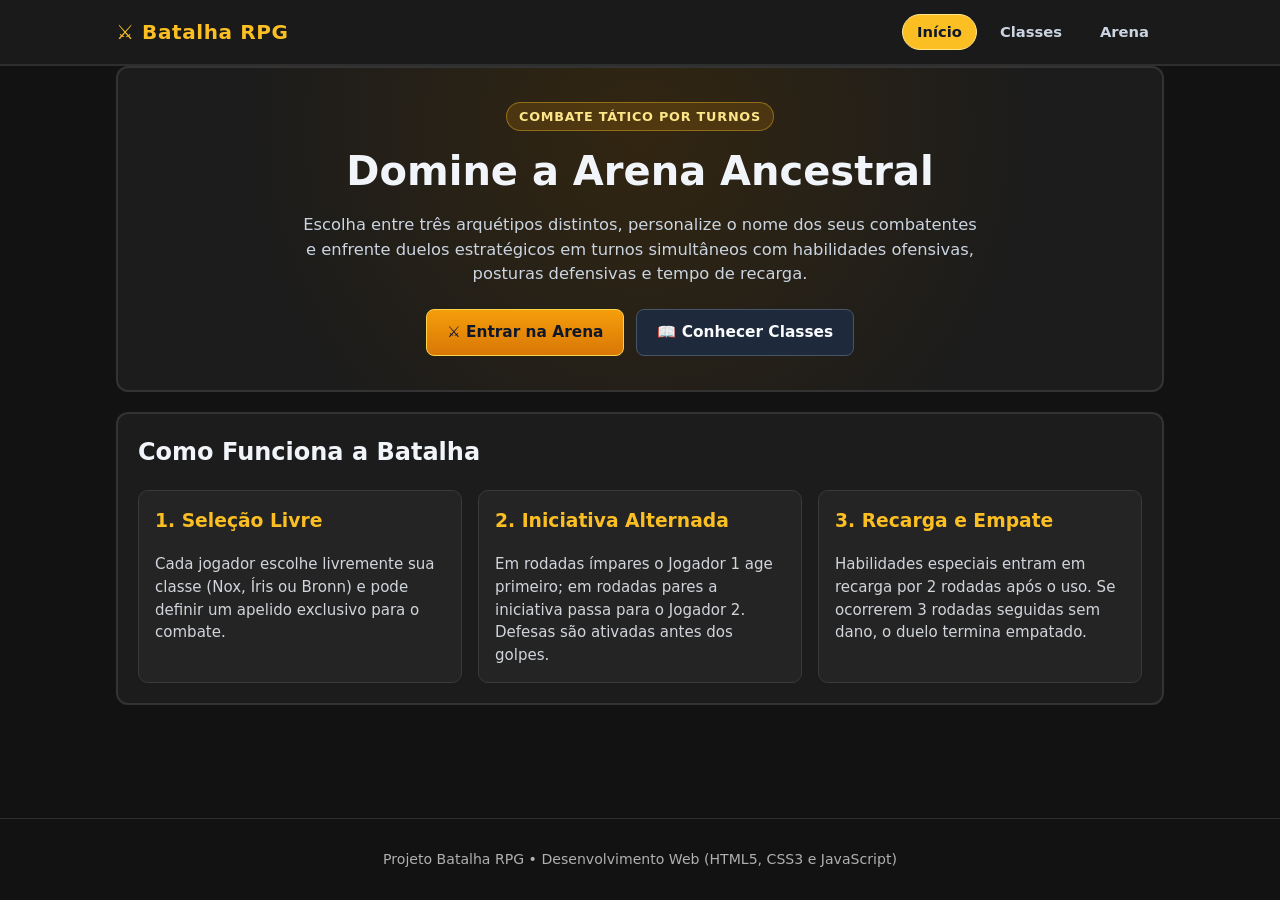
<file: index.html>
<!DOCTYPE html>
<html lang="pt-BR">
<head>
    <meta charset="UTF-8">
    <meta name="viewport" content="width=device-width, initial-scale=1.0">
    <title>Batalha RPG — Início</title>
    <link rel="stylesheet" href="./style.css">
</head>
<body>
    <header class="topo">
        <div class="container">
            <a class="marca" href="./index.html">⚔️ Batalha RPG</a>
            <nav class="menu" aria-label="Navegação principal">
                <a class="ativo" href="./index.html" aria-current="page">Início</a>
                <a href="./classes.html">Classes</a>
                <a href="./arena.html">Arena</a>
            </nav>
        </div>
    </header>

    <main class="container">
        <section class="painel hero">
            <span class="etiqueta-hero">Combate Tático por Turnos</span>
            <h1>Domine a Arena Ancestral</h1>
            <p class="hero-descricao">
                Escolha entre três arquétipos distintos, personalize o nome dos seus combatentes e enfrente duelos estratégicos em turnos simultâneos com habilidades ofensivas, posturas defensivas e tempo de recarga.
            </p>
            <div class="acoes-hero">
                <a class="btn btn-primario" href="./arena.html">⚔️ Entrar na Arena</a>
                <a class="btn btn-secundario" href="./classes.html">📖 Conhecer Classes</a>
            </div>
        </section>

        <section class="painel">
            <h2>Como Funciona a Batalha</h2>
            <div class="grade-classes">
                <article class="card-regra">
                    <h3>1. Seleção Livre</h3>
                    <p>Cada jogador escolhe livremente sua classe (Nox, Íris ou Bronn) e pode definir um apelido exclusivo para o combate.</p>
                </article>
                <article class="card-regra">
                    <h3>2. Iniciativa Alternada</h3>
                    <p>Em rodadas ímpares o Jogador 1 age primeiro; em rodadas pares a iniciativa passa para o Jogador 2. Defesas são ativadas antes dos golpes.</p>
                </article>
                <article class="card-regra">
                    <h3>3. Recarga e Empate</h3>
                    <p>Habilidades especiais entram em recarga por 2 rodadas após o uso. Se ocorrerem 3 rodadas seguidas sem dano, o duelo termina empatado.</p>
                </article>
            </div>
        </section>
    </main>

    <footer class="rodape">
        <div class="container">
            <p>Projeto Batalha RPG • Desenvolvimento Web (HTML5, CSS3 e JavaScript)</p>
        </div>
    </footer>
</body>
</html>
</file>
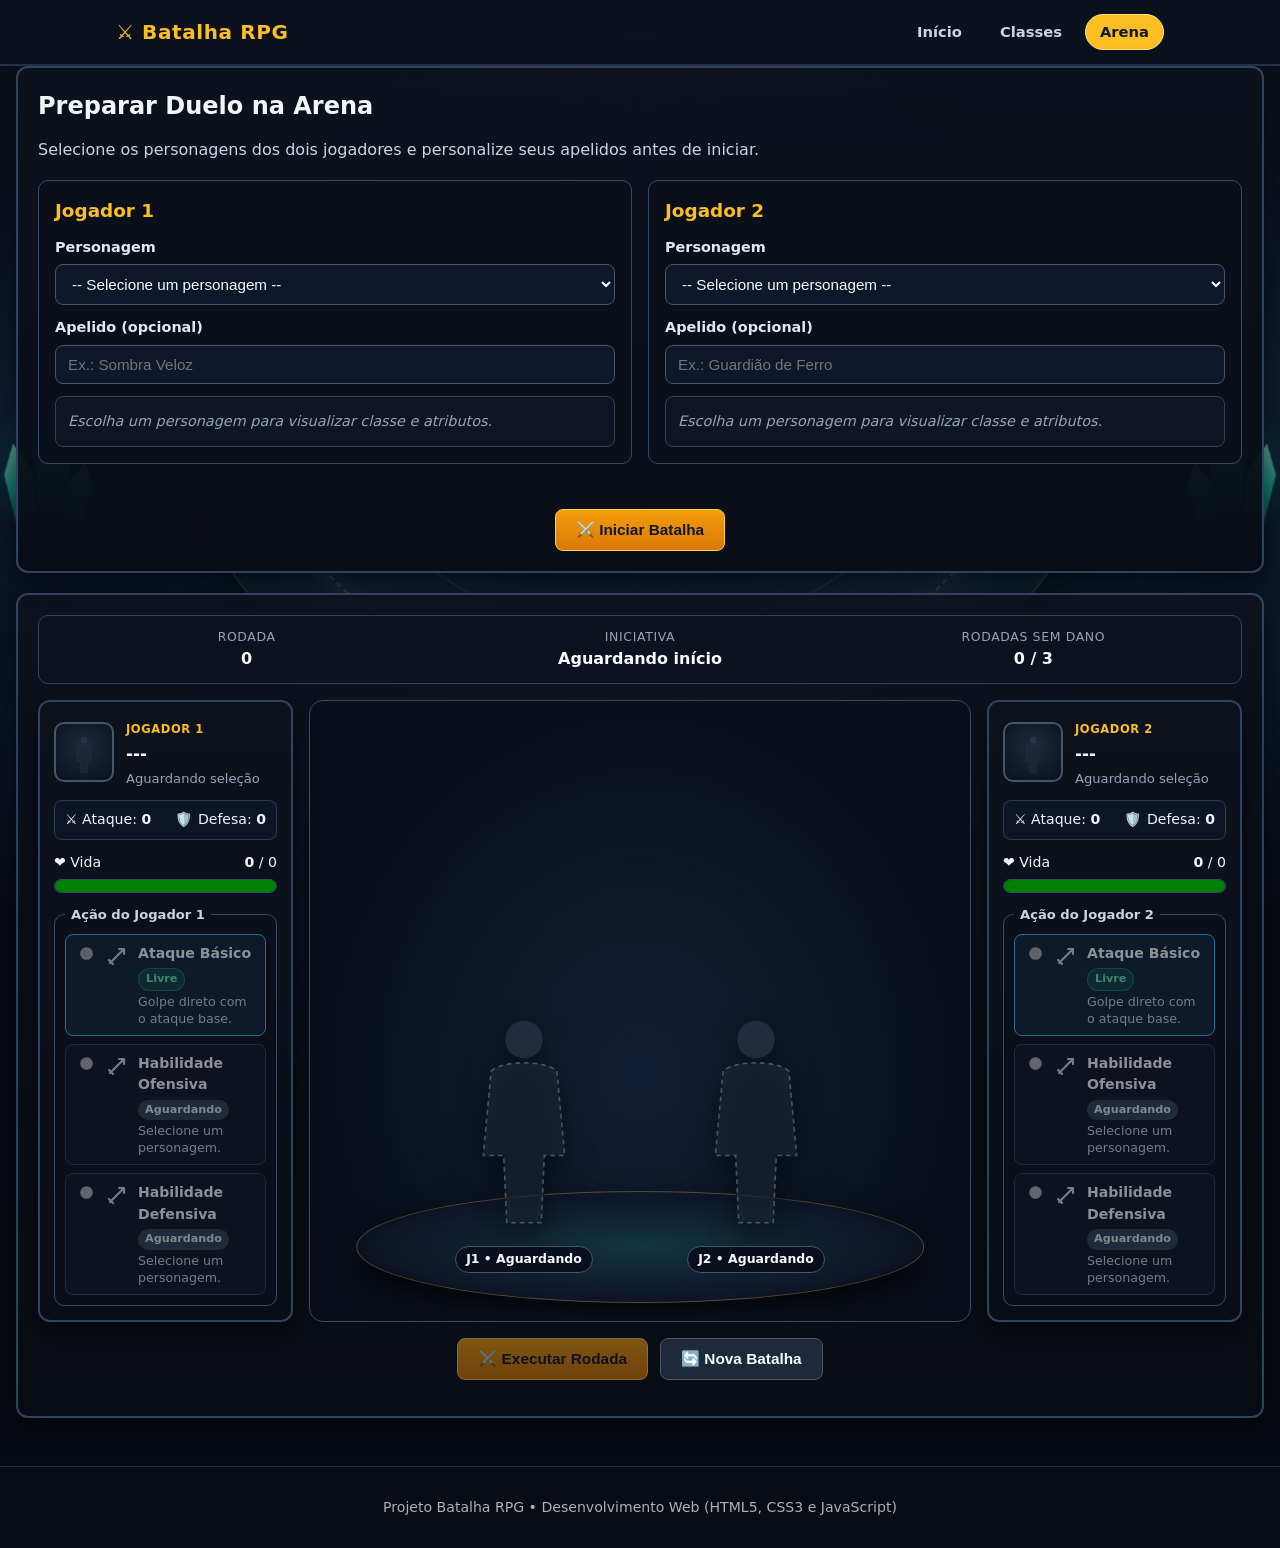
<file: arena.html>
<!DOCTYPE html>
<html lang="pt-BR">
<head>
    <meta charset="UTF-8">
    <meta name="viewport" content="width=device-width, initial-scale=1.0">
    <title>Batalha RPG — Arena</title>
    <link rel="stylesheet" href="./style.css">
</head>
<body class="pagina-arena">
    <!-- Cenário animado de fundo exclusivo da Arena -->
    <div class="arena-cenario" aria-hidden="true">
        <div class="arena-base-arte"></div>
        <div class="arena-ruinas"></div>
        <div class="arena-plataforma">
            <div class="arena-runas"></div>
        </div>
        <div class="arena-nevoa nevoa-fundo"></div>
        <div class="arena-nevoa nevoa-frente"></div>

        <div class="arena-cristais cristais-esquerda">
            <div class="cristal-halo"></div>
            <div class="cristal c1"></div>
            <div class="cristal c2"></div>
            <div class="cristal c3"></div>
        </div>

        <div class="arena-cristais cristais-direita">
            <div class="cristal-halo"></div>
            <div class="cristal c1"></div>
            <div class="cristal c2"></div>
            <div class="cristal c3"></div>
        </div>

        <div class="arena-particulas">
            <span class="particula p1"></span>
            <span class="particula p2"></span>
            <span class="particula p3"></span>
            <span class="particula p4"></span>
            <span class="particula p5"></span>
            <span class="particula p6"></span>
            <span class="particula p7"></span>
            <span class="particula p8"></span>
            <span class="particula p9"></span>
            <span class="particula p10"></span>
        </div>

        <div class="arena-vinheta-leitura"></div>
    </div>

    <header class="topo">
        <div class="container">
            <a class="marca" href="./index.html">⚔️ Batalha RPG</a>
            <nav class="menu" aria-label="Navegação principal">
                <a href="./index.html">Início</a>
                <a href="./classes.html">Classes</a>
                <a class="ativo" href="./arena.html" aria-current="page">Arena</a>
            </nav>
        </div>
    </header>

    <main class="container container-arena">
        <!-- Painel de Seleção de Lutadores -->
        <section id="painelSelecao" class="painel" aria-labelledby="tituloSelecao">
            <h1 id="tituloSelecao">Preparar Duelo na Arena</h1>
            <p class="subtitulo-secao">Selecione os personagens dos dois jogadores e personalize seus apelidos antes de iniciar.</p>

            <form id="formSelecao" novalidate>
                <div class="grade-dupla">
                    <!-- Jogador 1 -->
                    <div class="grupo-jogador">
                        <h2>Jogador 1</h2>
                        <div class="campo-form">
                            <label for="classeJ1">Personagem</label>
                            <select id="classeJ1" name="classeJ1">
                                <option value="">-- Selecione um personagem --</option>
                                <option value="nox">Nox (Assassino)</option>
                                <option value="iris">Íris (Mago)</option>
                                <option value="bronn">Bronn (Tanque)</option>
                            </select>
                        </div>
                        <div class="campo-form">
                            <label for="apelidoJ1">Apelido (opcional)</label>
                            <input type="text" id="apelidoJ1" name="apelidoJ1" maxlength="24" placeholder="Ex.: Sombra Veloz">
                        </div>
                        <div id="previaJ1" class="previa-lutador" aria-live="polite"></div>
                    </div>

                    <!-- Jogador 2 -->
                    <div class="grupo-jogador">
                        <h2>Jogador 2</h2>
                        <div class="campo-form">
                            <label for="classeJ2">Personagem</label>
                            <select id="classeJ2" name="classeJ2">
                                <option value="">-- Selecione um personagem --</option>
                                <option value="nox">Nox (Assassino)</option>
                                <option value="iris">Íris (Mago)</option>
                                <option value="bronn">Bronn (Tanque)</option>
                            </select>
                        </div>
                        <div class="campo-form">
                            <label for="apelidoJ2">Apelido (opcional)</label>
                            <input type="text" id="apelidoJ2" name="apelidoJ2" maxlength="24" placeholder="Ex.: Guardião de Ferro">
                        </div>
                        <div id="previaJ2" class="previa-lutador" aria-live="polite"></div>
                    </div>
                </div>

                <p id="mensagemValidacao" class="mensagem-validacao" role="alert" aria-live="assertive"></p>

                <div class="acoes-form">
                    <button type="submit" id="btnIniciar" class="btn btn-primario">⚔️ Iniciar Batalha</button>
                </div>
            </form>
        </section>

        <!-- Campo de Batalha -->
        <section id="secaoCampoBatalha" class="painel" tabindex="-1" aria-label="Campo de Batalha">
            <div class="status-rodada">
                <div>
                    <span class="rotulo-status">Rodada</span>
                    <strong id="numeroRodada">0</strong>
                </div>
                <div>
                    <span class="rotulo-status">Iniciativa</span>
                    <strong id="textoIniciativa">Aguardando início</strong>
                </div>
                <div>
                    <span class="rotulo-status">Rodadas sem dano</span>
                    <strong id="contadorSemDano">0 / 3</strong>
                </div>
            </div>

            <div class="campo-batalha-grid">
                <!-- Coluna Jogador 1 -->
                <article class="personagem coluna-j1" aria-label="Painel do Jogador 1">
                    <div class="cabecalho-personagem">
                        <div id="molduraRetratoJ1" class="moldura-retrato" data-classe="">
                            <div id="retratoJ1" class="retrato-personagem"></div>
                        </div>
                        <div class="info-personagem">
                            <span class="etiqueta-jogador">Jogador 1</span>
                            <h2 id="nomeAtacante">---</h2>
                            <p id="classeAtacanteTela" class="classe-badge">Aguardando seleção</p>
                        </div>
                    </div>

                    <div class="atributos-lista">
                        <span>⚔️ Ataque: <strong id="ataqueAtacante">0</strong></span>
                        <span>🛡️ Defesa: <strong id="defesaAtacante">0</strong></span>
                    </div>

                    <div class="bloco-vida">
                        <div class="texto-vida">
                            <span>❤️ Vida</span>
                            <span><strong id="vidaAtacante">0</strong> / <span id="vidaMaxAtacante">0</span></span>
                        </div>
                        <div id="barraContainerAtacante" class="barra-vida" role="progressbar" aria-label="Vida do Jogador 1" aria-valuemin="0" aria-valuemax="100" aria-valuenow="100">
                            <div id="vidaBarraAtacante" class="barra-vida-progresso"></div>
                        </div>
                    </div>

                    <fieldset class="seletor-acao">
                        <legend>Ação do Jogador 1</legend>

                        <label class="opcao-acao" for="radioBasicoJ1">
                            <input type="radio" id="radioBasicoJ1" name="acaoJ1" value="basico" checked>
                            <span id="iconeBasicoJ1" class="icone-habilidade" aria-hidden="true"></span>
                            <span class="detalhes-opcao">
                                <span class="titulo-opcao">
                                    <span>Ataque Básico</span>
                                    <span class="badge-recarga pronta">Livre</span>
                                </span>
                                <span class="desc-opcao">Golpe direto com o ataque base.</span>
                            </span>
                        </label>

                        <label class="opcao-acao" for="radioOfensivaJ1">
                            <input type="radio" id="radioOfensivaJ1" name="acaoJ1" value="ofensiva">
                            <span id="iconeOfensivaJ1" class="icone-habilidade" aria-hidden="true"></span>
                            <span class="detalhes-opcao">
                                <span class="titulo-opcao">
                                    <span id="nomeOfensivaJ1">Habilidade Ofensiva</span>
                                    <span id="statusOfensivaJ1" class="badge-recarga">Aguardando</span>
                                </span>
                                <span id="descOfensivaJ1" class="desc-opcao">Selecione um personagem.</span>
                            </span>
                        </label>

                        <label class="opcao-acao" for="radioDefensivaJ1">
                            <input type="radio" id="radioDefensivaJ1" name="acaoJ1" value="defensiva">
                            <span id="iconeDefensivaJ1" class="icone-habilidade" aria-hidden="true"></span>
                            <span class="detalhes-opcao">
                                <span class="titulo-opcao">
                                    <span id="nomeDefensivaJ1">Habilidade Defensiva</span>
                                    <span id="statusDefensivaJ1" class="badge-recarga">Aguardando</span>
                                </span>
                                <span id="descDefensivaJ1" class="desc-opcao">Selecione um personagem.</span>
                            </span>
                        </label>
                    </fieldset>
                </article>

                <!-- Palco Central da Arena -->
                <div id="palcoArena" class="palco-arena" aria-label="Palco de combate visual">
                    <div id="camadaEfeitosArena" class="camada-efeitos-arena" aria-hidden="true"></div>

                    <div class="halo-vitoria" aria-hidden="true"></div>
                    <div class="particulas-vitoria" aria-hidden="true">
                        <span class="faisca-vitoria f1"></span>
                        <span class="faisca-vitoria f2"></span>
                        <span class="faisca-vitoria f3"></span>
                        <span class="faisca-vitoria f4"></span>
                        <span class="faisca-vitoria f5"></span>
                        <span class="faisca-vitoria f6"></span>
                    </div>

                    <div id="bannerDesfecho" class="banner-desfecho" aria-hidden="true">
                        <div class="banner-moldura">
                            <div class="banner-brilho"></div>
                            <span class="banner-ornamento"></span>
                            <h2 id="tituloDesfecho" class="banner-desfecho-titulo"></h2>
                            <p id="subtituloDesfecho" class="banner-desfecho-subtitulo"></p>
                        </div>
                    </div>

                    <div class="piso-arena" aria-hidden="true"></div>

                    <div class="lutadores-palco">
                        <div id="palcoLutadorJ1" class="slot-lutador lado-j1" data-classe="">
                            <div id="efeitosLutadorJ1" class="efeitos-lutador" aria-hidden="true"></div>
                            <div id="figuraJ1" class="figura-corpo-inteiro" role="img" aria-label="Lutador do Jogador 1"></div>
                            <span id="plaquetaJ1" class="plaqueta-lutador">J1 • Aguardando</span>
                        </div>

                        <div id="palcoLutadorJ2" class="slot-lutador lado-j2" data-classe="">
                            <div id="efeitosLutadorJ2" class="efeitos-lutador" aria-hidden="true"></div>
                            <div id="figuraJ2" class="figura-corpo-inteiro" role="img" aria-label="Lutador do Jogador 2"></div>
                            <span id="plaquetaJ2" class="plaqueta-lutador">J2 • Aguardando</span>
                        </div>
                    </div>
                </div>

                <!-- Coluna Jogador 2 -->
                <article class="personagem coluna-j2" aria-label="Painel do Jogador 2">
                    <div class="cabecalho-personagem">
                        <div id="molduraRetratoJ2" class="moldura-retrato" data-classe="">
                            <div id="retratoJ2" class="retrato-personagem"></div>
                        </div>
                        <div class="info-personagem">
                            <span class="etiqueta-jogador">Jogador 2</span>
                            <h2 id="nomeDefensor">---</h2>
                            <p id="classeDefensorTela" class="classe-badge">Aguardando seleção</p>
                        </div>
                    </div>

                    <div class="atributos-lista">
                        <span>⚔️ Ataque: <strong id="ataqueDefensor">0</strong></span>
                        <span>🛡️ Defesa: <strong id="defesaDefensor">0</strong></span>
                    </div>

                    <div class="bloco-vida">
                        <div class="texto-vida">
                            <span>❤️ Vida</span>
                            <span><strong id="vidaDefensor">0</strong> / <span id="vidaMaxDefensor">0</span></span>
                        </div>
                        <div id="barraContainerDefensor" class="barra-vida" role="progressbar" aria-label="Vida do Jogador 2" aria-valuemin="0" aria-valuemax="100" aria-valuenow="100">
                            <div id="vidaBarraDefensor" class="barra-vida-progresso"></div>
                        </div>
                    </div>

                    <fieldset class="seletor-acao">
                        <legend>Ação do Jogador 2</legend>

                        <label class="opcao-acao" for="radioBasicoJ2">
                            <input type="radio" id="radioBasicoJ2" name="acaoJ2" value="basico" checked>
                            <span id="iconeBasicoJ2" class="icone-habilidade" aria-hidden="true"></span>
                            <span class="detalhes-opcao">
                                <span class="titulo-opcao">
                                    <span>Ataque Básico</span>
                                    <span class="badge-recarga pronta">Livre</span>
                                </span>
                                <span class="desc-opcao">Golpe direto com o ataque base.</span>
                            </span>
                        </label>

                        <label class="opcao-acao" for="radioOfensivaJ2">
                            <input type="radio" id="radioOfensivaJ2" name="acaoJ2" value="ofensiva">
                            <span id="iconeOfensivaJ2" class="icone-habilidade" aria-hidden="true"></span>
                            <span class="detalhes-opcao">
                                <span class="titulo-opcao">
                                    <span id="nomeOfensivaJ2">Habilidade Ofensiva</span>
                                    <span id="statusOfensivaJ2" class="badge-recarga">Aguardando</span>
                                </span>
                                <span id="descOfensivaJ2" class="desc-opcao">Selecione um personagem.</span>
                            </span>
                        </label>

                        <label class="opcao-acao" for="radioDefensivaJ2">
                            <input type="radio" id="radioDefensivaJ2" name="acaoJ2" value="defensiva">
                            <span id="iconeDefensivaJ2" class="icone-habilidade" aria-hidden="true"></span>
                            <span class="detalhes-opcao">
                                <span class="titulo-opcao">
                                    <span id="nomeDefensivaJ2">Habilidade Defensiva</span>
                                    <span id="statusDefensivaJ2" class="badge-recarga">Aguardando</span>
                                </span>
                                <span id="descDefensivaJ2" class="desc-opcao">Selecione um personagem.</span>
                            </span>
                        </label>
                    </fieldset>
                </article>
            </div>

            <div class="controles-batalha">
                <button type="button" id="btnAtacar" class="btn btn-primario" disabled>⚔️ Executar Rodada</button>
                <button type="button" id="btnNovaBatalha" class="btn btn-secundario">🔄 Nova Batalha</button>
            </div>

            <div id="resultado" class="resultado" aria-live="polite"></div>
        </section>
    </main>

    <footer class="rodape">
        <div class="container">
            <p>Projeto Batalha RPG • Desenvolvimento Web (HTML5, CSS3 e JavaScript)</p>
        </div>
    </footer>

    <script src="./script.js"></script>
</body>
</html>
</file>
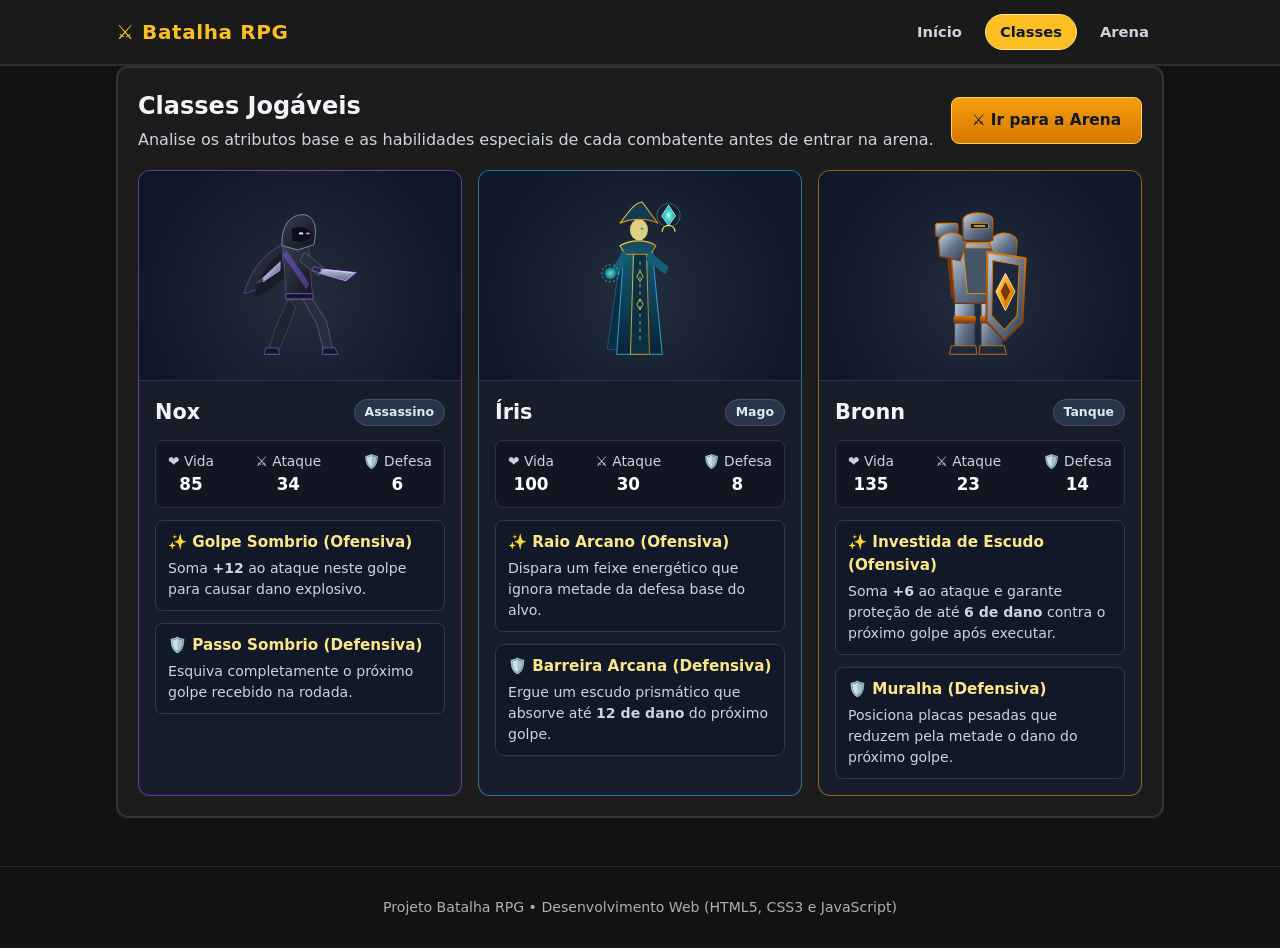
<file: classes.html>
<!DOCTYPE html>
<html lang="pt-BR">
<head>
    <meta charset="UTF-8">
    <meta name="viewport" content="width=device-width, initial-scale=1.0">
    <title>Batalha RPG — Classes</title>
    <link rel="stylesheet" href="./style.css">
</head>
<body>
    <header class="topo">
        <div class="container">
            <a class="marca" href="./index.html">⚔️ Batalha RPG</a>
            <nav class="menu" aria-label="Navegação principal">
                <a href="./index.html">Início</a>
                <a class="ativo" href="./classes.html" aria-current="page">Classes</a>
                <a href="./arena.html">Arena</a>
            </nav>
        </div>
    </header>

    <main class="container">
        <section class="painel">
            <div class="cabecalho-secao">
                <div>
                    <h1>Classes Jogáveis</h1>
                    <p class="subtitulo-secao">Analise os atributos base e as habilidades especiais de cada combatente antes de entrar na arena.</p>
                </div>
                <a class="btn btn-primario" href="./arena.html">⚔️ Ir para a Arena</a>
            </div>

            <div class="grade-classes">
                <!-- NOX -->
                <article class="card-classe" data-classe="nox">
                    <div class="arte-card-classe">
                        <img src="./img/personagens/nox-corpo.svg" alt="Nox — Assassino">
                    </div>
                    <div class="conteudo-card-classe">
                        <div class="topo-card-classe">
                            <h2>Nox</h2>
                            <span class="tag-classe">Assassino</span>
                        </div>
                        <ul class="lista-atributos-card">
                            <li><span>❤️ Vida</span><strong>85</strong></li>
                            <li><span>⚔️ Ataque</span><strong>34</strong></li>
                            <li><span>🛡️ Defesa</span><strong>6</strong></li>
                        </ul>
                        <div class="bloco-habilidade">
                            <h3>✨ Golpe Sombrio (Ofensiva)</h3>
                            <p>Soma <strong>+12</strong> ao ataque neste golpe para causar dano explosivo.</p>
                        </div>
                        <div class="bloco-habilidade">
                            <h3>🛡️ Passo Sombrio (Defensiva)</h3>
                            <p>Esquiva completamente o próximo golpe recebido na rodada.</p>
                        </div>
                    </div>
                </article>

                <!-- ÍRIS -->
                <article class="card-classe" data-classe="iris">
                    <div class="arte-card-classe">
                        <img src="./img/personagens/iris-corpo.svg" alt="Íris — Mago">
                    </div>
                    <div class="conteudo-card-classe">
                        <div class="topo-card-classe">
                            <h2>Íris</h2>
                            <span class="tag-classe">Mago</span>
                        </div>
                        <ul class="lista-atributos-card">
                            <li><span>❤️ Vida</span><strong>100</strong></li>
                            <li><span>⚔️ Ataque</span><strong>30</strong></li>
                            <li><span>🛡️ Defesa</span><strong>8</strong></li>
                        </ul>
                        <div class="bloco-habilidade">
                            <h3>✨ Raio Arcano (Ofensiva)</h3>
                            <p>Dispara um feixe energético que ignora metade da defesa base do alvo.</p>
                        </div>
                        <div class="bloco-habilidade">
                            <h3>🛡️ Barreira Arcana (Defensiva)</h3>
                            <p>Ergue um escudo prismático que absorve até <strong>12 de dano</strong> do próximo golpe.</p>
                        </div>
                    </div>
                </article>

                <!-- BRONN -->
                <article class="card-classe" data-classe="bronn">
                    <div class="arte-card-classe">
                        <img src="./img/personagens/bronn-corpo.svg" alt="Bronn — Tanque">
                    </div>
                    <div class="conteudo-card-classe">
                        <div class="topo-card-classe">
                            <h2>Bronn</h2>
                            <span class="tag-classe">Tanque</span>
                        </div>
                        <ul class="lista-atributos-card">
                            <li><span>❤️ Vida</span><strong>135</strong></li>
                            <li><span>⚔️ Ataque</span><strong>23</strong></li>
                            <li><span>🛡️ Defesa</span><strong>14</strong></li>
                        </ul>
                        <div class="bloco-habilidade">
                            <h3>✨ Investida de Escudo (Ofensiva)</h3>
                            <p>Soma <strong>+6</strong> ao ataque e garante proteção de até <strong>6 de dano</strong> contra o próximo golpe após executar.</p>
                        </div>
                        <div class="bloco-habilidade">
                            <h3>🛡️ Muralha (Defensiva)</h3>
                            <p>Posiciona placas pesadas que reduzem pela metade o dano do próximo golpe.</p>
                        </div>
                    </div>
                </article>
            </div>
        </section>
    </main>

    <footer class="rodape">
        <div class="container">
            <p>Projeto Batalha RPG • Desenvolvimento Web (HTML5, CSS3 e JavaScript)</p>
        </div>
    </footer>
</body>
</html>
</file>
<file: style.css>
/* =========================================================
   ESTILOS GLOBAIS E LAYOUT BASE (index.html, classes.html, arena.html)
   ========================================================= */

*,
*::before,
*::after {
    box-sizing: border-box;
}

html {
    scroll-behavior: smooth;
}

body {
    margin: 0;
    min-height: 100vh;
    display: flex;
    flex-direction: column;
    font-family: "Segoe UI", system-ui, -apple-system, Roboto, sans-serif;
    background-color: #121212;
    color: #f1f5f9;
    line-height: 1.5;
}

main {
    flex: 1;
    padding: 22px 0 36px;
}

.container {
    width: 100%;
    max-width: 1080px;
    margin: 0 auto;
    padding: 0 16px;
}

/* Cabeçalho e navegação */
.topo {
    background-color: #1a1a1a;
    border-bottom: 2px solid #2e2e2e;
    padding: 14px 0;
}

.topo .container {
    display: flex;
    flex-direction: column;
    align-items: center;
    gap: 10px;
}

.marca {
    font-size: 1.25rem;
    font-weight: 800;
    color: #fbbf24;
    text-decoration: none;
    letter-spacing: 0.03em;
}

.menu {
    display: flex;
    flex-wrap: wrap;
    justify-content: center;
    gap: 8px;
}

.menu a {
    padding: 6px 14px;
    border-radius: 999px;
    text-decoration: none;
    color: #cbd5e1;
    font-weight: 600;
    font-size: 0.92rem;
    border: 1px solid transparent;
    transition: background-color 180ms ease, color 180ms ease, border-color 180ms ease;
}

.menu a:hover {
    color: #ffffff;
    background-color: rgba(255, 255, 255, 0.07);
}

.menu a.ativo {
    color: #0f172a;
    background-color: #fbbf24;
    border-color: #fde68a;
}

/* Botões */
.btn {
    display: inline-flex;
    align-items: center;
    justify-content: center;
    gap: 8px;
    padding: 11px 20px;
    border-radius: 8px;
    border: 1px solid transparent;
    font-size: 0.96rem;
    font-weight: 700;
    text-decoration: none;
    cursor: pointer;
    transition: transform 140ms ease, background-color 180ms ease, border-color 180ms ease, opacity 180ms ease;
}

.btn:hover:not(:disabled) {
    transform: translateY(-1px);
}

.btn:active:not(:disabled) {
    transform: translateY(0);
}

.btn:disabled {
    opacity: 0.5;
    cursor: not-allowed;
}

.btn-primario {
    background: linear-gradient(180deg, #f59e0b 0%, #d97706 100%);
    color: #0f172a;
    border-color: #fcd34d;
}

.btn-primario:hover:not(:disabled) {
    background: linear-gradient(180deg, #fbbf24 0%, #f59e0b 100%);
}

.btn-secundario {
    background-color: #1e293b;
    color: #f8fafc;
    border-color: #475569;
}

.btn-secundario:hover:not(:disabled) {
    background-color: #334155;
    border-color: #64748b;
}

/* Painéis e seções */
.painel {
    background-color: #1c1c1c;
    border: 2px solid #333;
    border-radius: 12px;
    padding: 20px;
    margin-bottom: 20px;
}

.painel.recolhido {
    display: none;
}

.painel h1,
.painel h2 {
    margin-top: 0;
}

.subtitulo-secao {
    color: #cbd5e1;
    margin-top: -6px;
    margin-bottom: 18px;
}

/* Página Inicial (index.html) */
.hero {
    text-align: center;
    padding: 34px 20px;
    background: radial-gradient(circle at 50% 20%, rgba(245, 158, 11, 0.14) 0%, #1c1c1c 68%);
}

.etiqueta-hero {
    display: inline-block;
    padding: 4px 12px;
    border-radius: 999px;
    font-size: 0.8rem;
    font-weight: 700;
    letter-spacing: 0.06em;
    text-transform: uppercase;
    color: #fde68a;
    background-color: rgba(245, 158, 11, 0.16);
    border: 1px solid rgba(251, 191, 36, 0.4);
    margin-bottom: 10px;
}

.hero h1 {
    font-size: clamp(1.75rem, 4vw, 2.5rem);
    margin-bottom: 12px;
}

.hero-descricao {
    max-width: 680px;
    margin: 0 auto 22px;
    color: #cbd5e1;
    font-size: 1.02rem;
}

.acoes-hero {
    display: flex;
    flex-wrap: wrap;
    justify-content: center;
    gap: 12px;
}

.card-regra {
    background-color: #242424;
    border: 1px solid #3a3a3a;
    border-radius: 10px;
    padding: 16px;
}

.card-regra h3 {
    margin-top: 0;
    color: #fbbf24;
}

.card-regra p {
    margin-bottom: 0;
    color: #d1d5db;
    font-size: 0.94rem;
}

/* Página de Classes (classes.html) */
.cabecalho-secao {
    display: flex;
    flex-wrap: wrap;
    align-items: center;
    justify-content: space-between;
    gap: 14px;
    margin-bottom: 18px;
}

.cabecalho-secao h1 {
    margin-bottom: 4px;
}

.cabecalho-secao .subtitulo-secao {
    margin: 0;
}

.grade-dupla,
.grade-classes {
    display: grid;
    grid-template-columns: 1fr;
    gap: 16px;
}

.card-classe {
    background-color: #181e29;
    border: 1px solid #334155;
    border-radius: 12px;
    overflow: hidden;
    display: flex;
    flex-direction: column;
}

.card-classe[data-classe="nox"] {
    border-color: rgba(168, 85, 247, 0.55);
}

.card-classe[data-classe="iris"] {
    border-color: rgba(56, 189, 248, 0.55);
}

.card-classe[data-classe="bronn"] {
    border-color: rgba(245, 158, 11, 0.55);
}

.arte-card-classe {
    height: 210px;
    padding: 14px;
    display: flex;
    align-items: center;
    justify-content: center;
    background: radial-gradient(circle at 50% 60%, rgba(51, 65, 85, 0.45) 0%, #0f172a 80%);
    border-bottom: 1px solid #293548;
}

.arte-card-classe img {
    height: 100%;
    width: auto;
    max-width: 100%;
    object-fit: contain;
}

.conteudo-card-classe {
    padding: 16px;
    display: flex;
    flex-direction: column;
    gap: 12px;
    flex: 1;
}

.topo-card-classe {
    display: flex;
    align-items: center;
    justify-content: space-between;
    gap: 8px;
}

.topo-card-classe h2 {
    margin: 0;
    font-size: 1.3rem;
}

.tag-classe {
    padding: 3px 10px;
    border-radius: 999px;
    font-size: 0.78rem;
    font-weight: 700;
    background-color: #273449;
    color: #e2e8f0;
    border: 1px solid #475569;
}

.lista-atributos-card {
    list-style: none;
    margin: 0;
    padding: 10px 12px;
    border-radius: 8px;
    background-color: #111622;
    border: 1px solid #293548;
    display: flex;
    justify-content: space-between;
    gap: 8px;
}

.lista-atributos-card li {
    display: flex;
    flex-direction: column;
    align-items: center;
    font-size: 0.86rem;
    color: #cbd5e1;
}

.lista-atributos-card strong {
    font-size: 1.05rem;
    color: #ffffff;
}

.bloco-habilidade {
    padding: 10px 12px;
    border-radius: 8px;
    background-color: rgba(15, 23, 42, 0.75);
    border: 1px solid #2d3a50;
}

.bloco-habilidade h3 {
    margin: 0 0 4px;
    font-size: 0.95rem;
    color: #fde68a;
}

.bloco-habilidade p {
    margin: 0;
    font-size: 0.88rem;
    color: #cbd5e1;
}

/* =========================================================
   FORMULÁRIO DE SELEÇÃO E CAMPO DE BATALHA (arena.html)
   ========================================================= */

.grupo-jogador {
    padding: 16px;
    border-radius: 10px;
    border: 1px solid #3a3a3a;
    background-color: #232323;
}

.grupo-jogador h2 {
    font-size: 1.15rem;
    margin-bottom: 12px;
    color: #fbbf24;
}

.campo-form {
    display: flex;
    flex-direction: column;
    gap: 6px;
    margin-bottom: 12px;
}

.campo-form label {
    font-size: 0.9rem;
    font-weight: 600;
    color: #e2e8f0;
}

.campo-form select,
.campo-form input[type="text"] {
    width: 100%;
    padding: 10px 12px;
    border-radius: 8px;
    border: 1px solid #475569;
    background-color: #0f172a;
    color: #f8fafc;
    font-size: 0.95rem;
}

.campo-form select:focus,
.campo-form input[type="text"]:focus {
    outline: 2px solid #38bdf8;
    outline-offset: 1px;
    border-color: #38bdf8;
}

.previa-lutador {
    padding: 10px 12px;
    border-radius: 8px;
    border: 1px solid #334155;
    background-color: #172033;
    font-size: 0.9rem;
}

.previa-lutador p {
    margin: 4px 0;
}

.previa-vazia {
    color: #94a3b8;
    font-style: italic;
}

.mensagem-validacao {
    margin: 12px 0 6px;
    min-height: 1.4em;
    color: #fca5a5;
    font-weight: 600;
    text-align: center;
}

.acoes-form {
    display: flex;
    justify-content: center;
    margin-top: 10px;
}

/* Status da rodada */
.status-rodada {
    display: grid;
    grid-template-columns: 1fr;
    gap: 10px;
    padding: 12px 16px;
    margin-bottom: 16px;
    border-radius: 10px;
    background-color: rgba(13, 19, 32, 0.9);
    border: 1px solid #334155;
}

.rotulo-status {
    display: block;
    font-size: 0.78rem;
    text-transform: uppercase;
    letter-spacing: 0.05em;
    color: #94a3b8;
}

.status-rodada strong {
    font-size: 1rem;
    color: #f8fafc;
}

/* Grid principal do campo de batalha */
.campo-batalha-grid {
    display: grid;
    grid-template-columns: 1fr;
    grid-template-areas:
        "palco"
        "j1"
        "j2";
    gap: 14px;
}

.coluna-j1 {
    grid-area: j1;
}

.palco-arena {
    grid-area: palco;
}

.coluna-j2 {
    grid-area: j2;
}

/* Cartões laterais dos jogadores */
.personagem {
    background-color: #1f1f1f;
    border: 2px solid #444;
    border-radius: 12px;
    padding: 14px;
    display: flex;
    flex-direction: column;
    gap: 12px;
}

.cabecalho-personagem {
    display: flex;
    align-items: center;
    gap: 12px;
}

.moldura-retrato {
    width: 60px;
    height: 60px;
    border-radius: 10px;
    border: 2px solid #475569;
    background: radial-gradient(circle at 50% 40%, #1e293b 0%, #0b1120 100%);
    padding: 4px;
    flex-shrink: 0;
    overflow: hidden;
}

.moldura-retrato[data-classe="nox"] {
    border-color: #a855f7;
}

.moldura-retrato[data-classe="iris"] {
    border-color: #38bdf8;
}

.moldura-retrato[data-classe="bronn"] {
    border-color: #f59e0b;
}

.retrato-personagem {
    width: 100%;
    height: 100%;
    display: flex;
    align-items: center;
    justify-content: center;
}

.retrato-personagem svg,
.retrato-personagem img {
    width: 100%;
    height: 100%;
    object-fit: contain;
    display: block;
}

.info-personagem {
    min-width: 0;
    flex: 1;
}

.etiqueta-jogador {
    display: inline-block;
    font-size: 0.72rem;
    font-weight: 700;
    text-transform: uppercase;
    letter-spacing: 0.05em;
    color: #fbbf24;
}

.info-personagem h2 {
    margin: 2px 0;
    font-size: 1.05rem;
    overflow-wrap: anywhere;
}

.classe-badge {
    margin: 0;
    font-size: 0.82rem;
    color: #94a3b8;
}

.atributos-lista {
    display: flex;
    justify-content: space-between;
    gap: 8px;
    padding: 8px 10px;
    border-radius: 8px;
    background-color: rgba(15, 23, 42, 0.72);
    border: 1px solid #2e3c52;
    font-size: 0.88rem;
}

.bloco-vida {
    display: flex;
    flex-direction: column;
    gap: 6px;
}

.texto-vida {
    display: flex;
    justify-content: space-between;
    align-items: center;
    font-size: 0.88rem;
}

.barra-vida {
    width: 100%;
    height: 14px;
    background-color: #2b2b2b;
    border-radius: 999px;
    overflow: hidden;
}

.barra-vida-progresso {
    width: 100%;
    height: 100%;
    background-color: green;
    border-radius: 999px;
    transition: width 320ms ease, background-color 320ms ease;
}

/* Seletor de ações */
.seletor-acao {
    margin: 0;
    padding: 10px;
    border-radius: 10px;
    border: 1px solid #3a3a3a;
    display: flex;
    flex-direction: column;
    gap: 8px;
    min-width: 0;
}

.seletor-acao legend {
    padding: 0 6px;
    font-size: 0.82rem;
    font-weight: 700;
    color: #cbd5e1;
}

.opcao-acao {
    display: flex;
    align-items: flex-start;
    gap: 9px;
    padding: 8px 9px;
    border-radius: 8px;
    border: 1px solid #334155;
    cursor: pointer;
    transition: border-color 180ms ease, background-color 180ms ease;
}

.opcao-acao:hover:not(:has(input:disabled)) {
    border-color: #64748b;
}

.opcao-acao:has(input:checked) {
    border-color: #38bdf8;
    background-color: rgba(56, 189, 248, 0.12);
}

.opcao-acao:has(input:disabled) {
    opacity: 0.55;
    cursor: not-allowed;
}

.opcao-acao input[type="radio"] {
    margin-top: 4px;
    accent-color: #38bdf8;
    flex-shrink: 0;
}

.icone-habilidade {
    width: 24px;
    height: 24px;
    flex-shrink: 0;
    margin-top: 1px;
}

.icone-habilidade svg {
    width: 100%;
    height: 100%;
    display: block;
}

.detalhes-opcao {
    flex: 1;
    min-width: 0;
}

.titulo-opcao {
    display: flex;
    flex-wrap: wrap;
    align-items: center;
    justify-content: space-between;
    gap: 4px;
    font-size: 0.88rem;
    font-weight: 700;
    color: #f8fafc;
}

.desc-opcao {
    display: block;
    margin-top: 2px;
    font-size: 0.79rem;
    color: #cbd5e1;
    line-height: 1.35;
}

.badge-recarga {
    font-size: 0.7rem;
    font-weight: 700;
    padding: 2px 7px;
    border-radius: 999px;
    background-color: #334155;
    color: #e2e8f0;
    white-space: nowrap;
}

.badge-recarga.pronta {
    background-color: rgba(16, 185, 129, 0.2);
    color: #6ee7b7;
    border: 1px solid rgba(16, 185, 129, 0.45);
}

.badge-recarga.em-recarga {
    background-color: rgba(245, 158, 11, 0.2);
    color: #fcd34d;
    border: 1px solid rgba(245, 158, 11, 0.45);
}

/* =========================================================
   PALCO CENTRAL E LUTADORES EM CORPO INTEIRO
   ========================================================= */

.palco-arena {
    position: relative;
    overflow: hidden;
    min-height: 310px;
    padding: 78px 12px 18px;
    border-radius: 14px;
    border: 1px solid #364966;
    background:
        radial-gradient(ellipse at 50% 60%, rgba(28, 58, 96, 0.38) 0%, rgba(9, 14, 26, 0.88) 72%);
    display: flex;
    flex-direction: column;
    justify-content: flex-end;
}

.camada-efeitos-arena {
    position: absolute;
    inset: 0;
    pointer-events: none;
    z-index: 4;
    overflow: hidden;
}

.piso-arena {
    position: absolute;
    left: 50%;
    bottom: 14px;
    width: 88%;
    height: 82px;
    transform: translateX(-50%);
    border-radius: 50%;
    background:
        radial-gradient(ellipse at center, rgba(45, 212, 191, 0.16) 0%, rgba(15, 23, 42, 0.86) 64%, transparent 75%);
    border: 1px solid rgba(245, 196, 81, 0.3);
    box-shadow: 0 14px 32px rgba(0, 0, 0, 0.72);
    pointer-events: none;
    z-index: 1;
}

.lutadores-palco {
    --palco-gap: 14px;
    position: relative;
    z-index: 3;
    display: flex;
    align-items: flex-end;
    justify-content: center;
    gap: var(--palco-gap);
    padding-bottom: 16px;
}

.slot-lutador {
    position: relative;
    display: flex;
    flex-direction: column;
    align-items: center;
    transition: transform 240ms cubic-bezier(0.22, 1, 0.36, 1), opacity 350ms ease;
    will-change: transform, opacity;
}

.slot-lutador.em-avanco {
    transform: translateX(var(--deslocamento-x, 60px));
    z-index: 5;
}

.slot-lutador.em-retorno {
    transform: translateX(0);
    transition-duration: 280ms;
}

.slot-lutador.nox-preparando {
    transform: translateY(-4px) scale(1.03);
    filter: drop-shadow(0 0 12px rgba(168, 85, 247, 0.85));
}

.slot-lutador.nox-esquivando {
    transform: translateX(var(--esquiva-x, -22px));
    opacity: 0.55;
}

.slot-lutador.bronn-preparando {
    transform: scale(1.04);
    filter: drop-shadow(0 0 12px rgba(245, 158, 11, 0.85));
}

.slot-lutador.bronn-plantando {
    transform: translateY(3px) scaleY(0.97);
}

.slot-lutador.lutador-atingido .figura-corpo-inteiro {
    animation: tremorAtingido 320ms ease-out;
}

.slot-lutador.lutador-derrotado {
    opacity: 0;
    transform: translateY(14px) scale(0.92);
    pointer-events: none;
}

.slot-lutador.lutador-vencedor {
    z-index: 5;
    transition: transform 650ms cubic-bezier(0.22, 1, 0.36, 1);
}

.lado-j1.vencedor-centralizado {
    transform: translateX(calc(50% + (var(--palco-gap) / 2))) scale(1.08);
}

.lado-j2.vencedor-centralizado {
    transform: translateX(calc(-50% - (var(--palco-gap) / 2))) scale(1.08);
}

@keyframes tremorAtingido {
    0% {
        transform: translateX(0);
        filter: brightness(1);
    }

    25% {
        transform: translateX(-7px);
        filter: brightness(1.85) drop-shadow(0 0 12px rgba(248, 113, 113, 0.9));
    }

    55% {
        transform: translateX(6px);
    }

    80% {
        transform: translateX(-3px);
    }

    100% {
        transform: translateX(0);
        filter: brightness(1);
    }
}

.efeitos-lutador {
    position: absolute;
    inset: 0;
    pointer-events: none;
    z-index: 4;
}

.figura-corpo-inteiro {
    width: 140px;
    height: 184px;
    display: flex;
    align-items: flex-end;
    justify-content: center;
    filter: drop-shadow(0 10px 14px rgba(0, 0, 0, 0.72));
    transition: filter 250ms ease;
}

.figura-corpo-inteiro svg,
.figura-corpo-inteiro img {
    width: 100%;
    height: 100%;
    object-fit: contain;
    display: block;
}

.lado-j2 .figura-corpo-inteiro svg,
.lado-j2 .figura-corpo-inteiro img {
    transform: scaleX(-1);
}

.plaqueta-lutador {
    margin-top: 6px;
    padding: 3px 10px;
    border-radius: 999px;
    font-size: 0.78rem;
    font-weight: 700;
    background-color: rgba(10, 15, 28, 0.9);
    border: 1px solid #475569;
    color: #f8fafc;
    white-space: nowrap;
    max-width: 165px;
    overflow: hidden;
    text-overflow: ellipsis;
}

/* =========================================================
   ANIMAÇÕES ESPECÍFICAS DAS HABILIDADES (NOX, ÍRIS E BRONN)
   ========================================================= */

/* --- NOX: GOLPE SOMBRIO E PASSO SOMBRIO --- */
.nox-nevoa {
    position: absolute;
    left: 50%;
    bottom: 22px;
    width: 118px;
    height: 44px;
    transform: translateX(-50%);
    border-radius: 50%;
    background: radial-gradient(ellipse at center, rgba(168, 85, 247, 0.55) 0%, rgba(88, 28, 135, 0.28) 55%, transparent 76%);
    box-shadow: 0 0 18px rgba(168, 85, 247, 0.55);
    animation: pulsoNevoaNox 1.6s ease-in-out infinite alternate;
}

.nox-nevoa.dissipando {
    animation: dissiparElemento 320ms ease-out forwards;
}

.nox-rastro {
    position: absolute;
    inset: 14px 8px 28px;
    border-radius: 50%;
    background: radial-gradient(circle, rgba(168, 85, 247, 0.42) 0%, transparent 72%);
    filter: blur(4px);
    animation: rastroSombrioPulso 360ms ease-out forwards;
}

.nox-silhueta-esquiva {
    position: absolute;
    left: 50%;
    bottom: 26px;
    width: 82px;
    height: 132px;
    transform: translateX(-50%);
    animation: dissiparSilhuetaNox 420ms ease-out forwards;
}

.lado-j2 .nox-silhueta-esquiva svg {
    transform: scaleX(-1);
}

.nox-silhueta-esquiva svg {
    width: 100%;
    height: 100%;
    display: block;
}

.arco-sombrio {
    position: absolute;
    width: 112px;
    height: 120px;
    pointer-events: none;
    animation: corteArcoSombrio 340ms ease-out forwards;
}

.arco-sombrio svg {
    width: 100%;
    height: 100%;
    display: block;
    filter: drop-shadow(0 0 10px rgba(192, 132, 252, 0.95));
}

@keyframes pulsoNevoaNox {
    0% {
        opacity: 0.72;
        transform: translateX(-50%) scale(0.95);
    }

    100% {
        opacity: 1;
        transform: translateX(-50%) scale(1.06);
    }
}

@keyframes rastroSombrioPulso {
    0% {
        opacity: 0;
        transform: scale(0.7);
    }

    45% {
        opacity: 0.95;
        transform: scale(1.1);
    }

    100% {
        opacity: 0;
        transform: scale(1.2);
    }
}

@keyframes dissiparSilhuetaNox {
    0% {
        opacity: 0.9;
        transform: translateX(-50%) scale(1);
    }

    100% {
        opacity: 0;
        transform: translateX(-50%) scale(1.08);
    }
}

@keyframes corteArcoSombrio {
    0% {
        opacity: 0;
        transform: translate(-50%, -50%) scaleX(var(--dir, 1)) scale(0.55);
    }

    35% {
        opacity: 1;
        transform: translate(-50%, -50%) scaleX(var(--dir, 1)) scale(1.04);
    }

    100% {
        opacity: 0;
        transform: translate(-50%, -50%) scaleX(var(--dir, 1)) scale(1.18);
    }
}

/* --- ÍRIS: RAIO ARCANO E BARREIRA ARCANA --- */
.iris-carga-cajado {
    position: absolute;
    left: calc(50% + 26px);
    bottom: 141px;
    width: 32px;
    height: 32px;
    transform: translate(-50%, 50%);
    border-radius: 50%;
    background: radial-gradient(circle, #ffffff 0%, #5eead4 38%, rgba(56, 189, 248, 0.35) 68%, transparent 75%);
    box-shadow: 0 0 18px rgba(45, 212, 191, 0.95);
    animation: cargaCristalIris 420ms ease-out forwards;
}

.lado-j2 .iris-carga-cajado {
    left: auto;
    right: calc(50% + 26px);
    transform: translate(50%, 50%);
}

.iris-runas {
    position: absolute;
    left: calc(50% + 44px);
    bottom: 111px;
    width: 56px;
    height: 56px;
    transform: translate(-50%, 50%);
    animation: runasArcanas 540ms ease-out forwards;
}

.lado-j2 .iris-runas {
    left: auto;
    right: calc(50% + 44px);
    transform: translate(50%, 50%);
}

.iris-runas svg {
    width: 100%;
    height: 100%;
    display: block;
    filter: drop-shadow(0 0 8px rgba(56, 189, 248, 0.9));
}

.svg-raio-arcano {
    position: absolute;
    inset: 0;
    width: 100%;
    height: 100%;
    animation: feixeArcanoPulso 380ms ease-out forwards;
}

.iris-barreira {
    position: absolute;
    left: calc(50% + 42px);
    bottom: 8px;
    width: 54px;
    height: 138px;
    transform-origin: bottom center;
    animation: erguerBarreiraIris 380ms cubic-bezier(0.22, 1, 0.36, 1) forwards;
}

.lado-j2 .iris-barreira {
    left: auto;
    right: calc(50% + 42px);
    transform: scaleX(-1);
    animation-name: erguerBarreiraIrisJ2;
}

.iris-barreira svg {
    width: 100%;
    height: 100%;
    display: block;
    filter: drop-shadow(0 0 10px rgba(45, 212, 191, 0.65));
}

.iris-barreira.absorvendo {
    animation: ondularBarreiraIris 340ms ease-out;
}

.lado-j2 .iris-barreira.absorvendo {
    animation-name: ondularBarreiraIrisJ2;
}

.iris-barreira.dissipando {
    animation: dissiparElemento 340ms ease-out forwards;
}

@keyframes cargaCristalIris {
    0% {
        opacity: 0;
        transform: translate(-50%, 50%) scale(0.4);
    }

    55% {
        opacity: 1;
        transform: translate(-50%, 50%) scale(1.22);
    }

    100% {
        opacity: 0;
        transform: translate(-50%, 50%) scale(0.8);
    }
}

@keyframes runasArcanas {
    0% {
        opacity: 0;
        transform: translate(-50%, 50%) scale(0.5) rotate(0deg);
    }

    30% {
        opacity: 1;
        transform: translate(-50%, 50%) scale(1) rotate(35deg);
    }

    100% {
        opacity: 0;
        transform: translate(-50%, 50%) scale(1.12) rotate(90deg);
    }
}

@keyframes feixeArcanoPulso {
    0% {
        opacity: 0;
    }

    25% {
        opacity: 1;
    }

    75% {
        opacity: 0.95;
    }

    100% {
        opacity: 0;
    }
}

@keyframes erguerBarreiraIris {
    0% {
        opacity: 0;
        transform: scaleY(0.15);
    }

    100% {
        opacity: 1;
        transform: scaleY(1);
    }
}

@keyframes erguerBarreiraIrisJ2 {
    0% {
        opacity: 0;
        transform: scaleX(-1) scaleY(0.15);
    }

    100% {
        opacity: 1;
        transform: scaleX(-1) scaleY(1);
    }
}

@keyframes ondularBarreiraIris {
    0% {
        transform: scale(1);
        filter: brightness(1);
    }

    40% {
        transform: scale(1.1, 1.04);
        filter: brightness(1.75) drop-shadow(0 0 16px rgba(103, 232, 249, 0.95));
    }

    100% {
        transform: scale(1);
        filter: brightness(1);
    }
}

@keyframes ondularBarreiraIrisJ2 {
    0% {
        transform: scaleX(-1) scale(1);
        filter: brightness(1);
    }

    40% {
        transform: scaleX(-1) scale(1.1, 1.04);
        filter: brightness(1.75) drop-shadow(0 0 16px rgba(103, 232, 249, 0.95));
    }

    100% {
        transform: scaleX(-1) scale(1);
        filter: brightness(1);
    }
}

/* --- BRONN: AÇO COM IMPACTO ÂMBAR --- */
.onda-ambar {
    position: absolute;
    width: 96px;
    height: 112px;
    pointer-events: none;
    animation: ondaChoqueAmbar 340ms ease-out forwards;
}

.onda-ambar svg {
    width: 100%;
    height: 100%;
    display: block;
    filter: drop-shadow(0 0 10px rgba(245, 158, 11, 0.9));
}

.bronn-aura-escudo {
    position: absolute;
    left: calc(50% + 23px);
    bottom: 73px;
    width: 42px;
    height: 78px;
    transform: translate(-50%, 50%);
    pointer-events: none;
    animation: surgirBordaEscudo 320ms ease-out forwards;
}

.lado-j2 .bronn-aura-escudo {
    left: auto;
    right: calc(50% + 23px);
    transform: translate(50%, 50%) scaleX(-1);
}

.bronn-aura-escudo svg {
    width: 100%;
    height: 100%;
    display: block;
    filter: drop-shadow(0 0 8px rgba(251, 191, 36, 0.85));
}

.bronn-aura-escudo.brilhando {
    animation: brilharBordaEscudo 360ms ease-out;
}

.bronn-aura-escudo.dissipando {
    animation: dissiparElemento 300ms ease-out forwards;
}

.bronn-muralha {
    position: absolute;
    left: 50%;
    bottom: 8px;
    width: 122px;
    height: 68px;
    transform: translateX(-50%);
    transform-origin: bottom center;
    animation: erguerMuralhaBronn 360ms cubic-bezier(0.22, 1, 0.36, 1) forwards;
}

.lado-j2 .bronn-muralha svg {
    transform: scaleX(-1);
}

.bronn-muralha svg {
    width: 100%;
    height: 100%;
    display: block;
    filter: drop-shadow(0 4px 10px rgba(0, 0, 0, 0.75));
}

.bronn-muralha.muralha-tremor {
    animation: tremorMuralhaBronn 300ms ease-out;
}

.bronn-muralha.recolhendo {
    animation: recolherMuralhaBronn 320ms ease-in forwards;
}

@keyframes ondaChoqueAmbar {
    0% {
        opacity: 0;
        transform: translate(-50%, -50%) scaleX(var(--dir, 1)) scale(0.55);
    }

    35% {
        opacity: 1;
        transform: translate(-50%, -50%) scaleX(var(--dir, 1)) scale(1.04);
    }

    100% {
        opacity: 0;
        transform: translate(-50%, -50%) scaleX(var(--dir, 1)) scale(1.22);
    }
}

@keyframes surgirBordaEscudo {
    0% {
        opacity: 0;
    }

    100% {
        opacity: 0.95;
    }
}

@keyframes brilharBordaEscudo {
    0% {
        filter: brightness(1) drop-shadow(0 0 8px rgba(251, 191, 36, 0.85));
    }

    40% {
        filter: brightness(1.9) drop-shadow(0 0 18px rgba(254, 240, 138, 1));
    }

    100% {
        filter: brightness(1) drop-shadow(0 0 8px rgba(251, 191, 36, 0.85));
    }
}

@keyframes erguerMuralhaBronn {
    0% {
        opacity: 0;
        transform: translateX(-50%) scaleY(0.15);
    }

    100% {
        opacity: 1;
        transform: translateX(-50%) scaleY(1);
    }
}

@keyframes tremorMuralhaBronn {
    0% {
        transform: translateX(-50%);
    }

    25% {
        transform: translateX(calc(-50% - 5px));
        filter: brightness(1.45);
    }

    55% {
        transform: translateX(calc(-50% + 4px));
    }

    100% {
        transform: translateX(-50%);
        filter: brightness(1);
    }
}

@keyframes recolherMuralhaBronn {
    0% {
        opacity: 1;
        transform: translateX(-50%) scaleY(1);
    }

    100% {
        opacity: 0;
        transform: translateX(-50%) scaleY(0.1);
    }
}

/* Golpe básico, faíscas de impacto e badge flutuante */
.corte-basico {
    position: absolute;
    width: 78px;
    height: 78px;
    pointer-events: none;
    animation: corteBasicoPulso 260ms ease-out forwards;
}

.corte-basico svg {
    width: 100%;
    height: 100%;
    display: block;
}

@keyframes corteBasicoPulso {
    0% {
        opacity: 0;
        transform: translate(-50%, -50%) scaleX(var(--dir, 1)) scale(0.6);
    }

    40% {
        opacity: 0.95;
        transform: translate(-50%, -50%) scaleX(var(--dir, 1)) scale(1);
    }

    100% {
        opacity: 0;
        transform: translate(-50%, -50%) scaleX(var(--dir, 1)) scale(1.12);
    }
}

.faisca-impacto {
    position: absolute;
    width: 64px;
    height: 64px;
    pointer-events: none;
    animation: faiscaImpactoPulso 300ms ease-out forwards;
}

.faisca-impacto svg {
    width: 100%;
    height: 100%;
    display: block;
}

@keyframes faiscaImpactoPulso {
    0% {
        opacity: 0;
        transform: translate(-50%, -50%) scale(0.45);
    }

    35% {
        opacity: 1;
        transform: translate(-50%, -50%) scale(1.05);
    }

    100% {
        opacity: 0;
        transform: translate(-50%, -50%) scale(1.25);
    }
}

.badge-combate {
    position: absolute;
    left: 50%;
    top: 14px;
    z-index: 6;
    padding: 3px 9px;
    border-radius: 999px;
    font-size: 0.76rem;
    font-weight: bold;
    white-space: nowrap;
    background-color: rgba(10, 15, 26, 0.92);
    border: 1px solid #f87171;
    color: #fecaca;
    box-shadow: 0 4px 12px rgba(0, 0, 0, 0.65);
    pointer-events: none;
    animation: flutuarBadgeCombate 820ms ease-out forwards;
}

.badge-combate.esquiva {
    border-color: #c084fc;
    color: #f3e8ff;
}

.badge-combate.escudo {
    border-color: #38bdf8;
    color: #e0f2fe;
}

.badge-combate.ambar {
    border-color: #fbbf24;
    color: #fef3c7;
}

@keyframes flutuarBadgeCombate {
    0% {
        opacity: 0;
        transform: translate(-50%, 6px) scale(0.88);
    }

    20% {
        opacity: 1;
        transform: translate(-50%, 0px) scale(1);
    }

    80% {
        opacity: 1;
        transform: translate(-50%, -18px);
    }

    100% {
        opacity: 0;
        transform: translate(-50%, -26px);
    }
}

@keyframes dissiparElemento {
    0% {
        opacity: 0.95;
    }

    100% {
        opacity: 0;
    }
}

/* =========================================================
   HALO DOURADO, PARTÍCULAS E LETREIRO DE VITÓRIA / EMPATE
   ========================================================= */

.halo-vitoria {
    position: absolute;
    left: 50%;
    top: 56%;
    width: min(320px, 84%);
    height: min(320px, 84%);
    transform: translate(-50%, -50%) scale(0.72);
    border-radius: 50%;
    background: radial-gradient(circle,
            rgba(253, 224, 71, 0.34) 0%,
            rgba(245, 158, 11, 0.2) 38%,
            rgba(56, 189, 248, 0.08) 62%,
            transparent 75%);
    opacity: 0;
    pointer-events: none;
    z-index: 1;
    transition: opacity 550ms ease-out, transform 650ms cubic-bezier(0.22, 1, 0.36, 1);
}

.palco-arena.vitoria-revelada .halo-vitoria {
    opacity: 1;
    transform: translate(-50%, -50%) scale(1);
    animation: pulsoHaloTriunfal 3.6s ease-in-out 550ms infinite alternate;
}

.particulas-vitoria {
    position: absolute;
    inset: 0;
    pointer-events: none;
    z-index: 1;
    opacity: 0;
    transition: opacity 450ms ease;
}

.palco-arena.vitoria-revelada .particulas-vitoria {
    opacity: 1;
}

.faisca-vitoria {
    position: absolute;
    bottom: 24px;
    width: 5px;
    height: 5px;
    border-radius: 50%;
    background-color: #fde047;
    box-shadow: 0 0 10px rgba(253, 224, 71, 0.9);
    opacity: 0;
}

.faisca-vitoria:nth-child(even) {
    background-color: #5eead4;
    box-shadow: 0 0 10px rgba(94, 234, 212, 0.85);
}

.palco-arena.vitoria-revelada .faisca-vitoria {
    animation: subirFaiscaVitoria 3.4s ease-out infinite;
}

.faisca-vitoria.f1 {
    left: 26%;
    animation-delay: 0s;
}

.faisca-vitoria.f2 {
    left: 34%;
    animation-delay: 0.7s;
}

.faisca-vitoria.f3 {
    left: 42%;
    animation-delay: 1.4s;
}

.faisca-vitoria.f4 {
    right: 42%;
    animation-delay: 0.4s;
}

.faisca-vitoria.f5 {
    right: 34%;
    animation-delay: 1.1s;
}

.faisca-vitoria.f6 {
    right: 26%;
    animation-delay: 1.8s;
}

/* Letreiro triunfal posicionado acima do vencedor */
.banner-desfecho {
    position: absolute;
    top: 10px;
    left: 50%;
    z-index: 6;
    width: calc(100% - 16px);
    max-width: 390px;
    transform: translate(-50%, -10px) scale(0.94);
    opacity: 0;
    pointer-events: none;
    transition: opacity 420ms ease-out, transform 460ms cubic-bezier(0.22, 1, 0.36, 1);
}

.palco-arena.vitoria-revelada .banner-desfecho,
.palco-arena.empate-revelado .banner-desfecho {
    opacity: 1;
    transform: translate(-50%, 0) scale(1);
}

.banner-moldura {
    position: relative;
    overflow: hidden;
    padding: 8px 14px 9px;
    border-radius: 10px;
    text-align: center;
    background: linear-gradient(180deg, rgba(13, 21, 36, 0.92) 0%, rgba(8, 13, 24, 0.96) 100%);
    border: 1px solid rgba(245, 196, 81, 0.62);
    box-shadow:
        0 10px 26px rgba(0, 0, 0, 0.72),
        inset 0 0 18px rgba(245, 184, 65, 0.16);
}

.palco-arena.empate-revelado .banner-moldura {
    border-color: rgba(125, 211, 252, 0.55);
    box-shadow:
        0 10px 26px rgba(0, 0, 0, 0.72),
        inset 0 0 18px rgba(56, 189, 248, 0.14);
}

.banner-ornamento {
    display: block;
    width: 64px;
    height: 2px;
    margin: 0 auto 4px;
    background: linear-gradient(90deg, transparent 0%, #fbbf24 50%, transparent 100%);
}

.palco-arena.empate-revelado .banner-ornamento {
    background: linear-gradient(90deg, transparent 0%, #38bdf8 50%, transparent 100%);
}

.banner-desfecho-titulo {
    margin: 0;
    font-size: clamp(1.3rem, 4.4vw, 2.05rem);
    font-weight: 900;
    letter-spacing: 0.14em;
    line-height: 1.1;
    text-transform: uppercase;
    background: linear-gradient(180deg, #fef9c3 0%, #fbbf24 52%, #b45309 100%);
    -webkit-background-clip: text;
    background-clip: text;
    color: transparent;
    filter: drop-shadow(0 2px 8px rgba(245, 158, 11, 0.38));
}

.palco-arena.empate-revelado .banner-desfecho-titulo {
    background: linear-gradient(180deg, #f0f9ff 0%, #7dd3fc 55%, #0284c7 100%);
    -webkit-background-clip: text;
    background-clip: text;
    filter: drop-shadow(0 2px 8px rgba(56, 189, 248, 0.35));
}

.banner-desfecho-subtitulo {
    margin: 3px 0 0;
    font-size: clamp(0.84rem, 2.6vw, 1.04rem);
    font-weight: bold;
    color: #f8fafc;
    letter-spacing: 0.03em;
    overflow-wrap: anywhere;
}

/* Brilho breve que cruza o letreiro ao revelar */
.banner-brilho {
    position: absolute;
    top: 0;
    left: -60%;
    width: 45%;
    height: 100%;
    background: linear-gradient(105deg, transparent 0%, rgba(254, 249, 195, 0.35) 50%, transparent 100%);
    transform: skewX(-20deg);
    pointer-events: none;
}

.palco-arena.vitoria-revelada .banner-brilho {
    animation: brilhoLetreiro 950ms ease-out 1 forwards;
}

@keyframes brilhoLetreiro {
    0% {
        left: -60%;
        opacity: 0;
    }

    30% {
        opacity: 1;
    }

    100% {
        left: 135%;
        opacity: 0;
    }
}

@keyframes pulsoHaloTriunfal {
    0% {
        opacity: 0.78;
        transform: translate(-50%, -50%) scale(0.96);
    }

    100% {
        opacity: 1;
        transform: translate(-50%, -50%) scale(1.05);
    }
}

@keyframes subirFaiscaVitoria {
    0% {
        transform: translate3d(0, 0, 0) scale(0.7);
        opacity: 0;
    }

    25% {
        opacity: 0.9;
    }

    100% {
        transform: translate3d(0, -155px, 0) scale(1.1);
        opacity: 0;
    }
}

/* Controles e log abaixo do campo */
.controles-batalha {
    display: flex;
    flex-wrap: wrap;
    justify-content: center;
    gap: 12px;
    margin: 16px 0;
}

.resultado {
    width: 100%;
    max-width: 820px;
    margin: 16px auto 0;
    padding: 16px;
    background-color: #1f1f1f;
    border: 2px solid #555;
    border-radius: 10px;
    overflow-wrap: anywhere;
}

.resultado:empty {
    display: none;
}

.resultado h3 {
    margin-top: 0;
}

.resultado p {
    margin: 6px 0;
}

.resultado>div+div {
    margin-top: 14px;
    padding-top: 12px;
    border-top: 1px solid #3c3c3c;
}

.rodape {
    margin-top: 28px;
    padding: 16px 0;
    border-top: 1px solid #2e2e2e;
    text-align: center;
    font-size: 0.88rem;
    color: #b0b0b0;
}

/* Telas médias (tablets) */
@media (min-width: 680px) {
    .topo .container {
        flex-direction: row;
        justify-content: space-between;
    }

    .status-rodada {
        grid-template-columns: repeat(3, 1fr);
        text-align: center;
    }

    .grade-dupla {
        grid-template-columns: repeat(2, 1fr);
    }

    .grade-classes {
        grid-template-columns: repeat(3, 1fr);
    }

    .palco-arena {
        min-height: 365px;
        padding-top: 86px;
    }

    .figura-corpo-inteiro {
        width: 172px;
        height: 224px;
    }

    .piso-arena {
        height: 96px;
    }

    .iris-carga-cajado {
        left: calc(50% + 36px);
        bottom: 193px;
        width: 38px;
        height: 38px;
    }

    .lado-j2 .iris-carga-cajado {
        left: auto;
        right: calc(50% + 36px);
    }

    .iris-runas {
        left: calc(50% + 60px);
        bottom: 150px;
        width: 66px;
        height: 66px;
    }

    .lado-j2 .iris-runas {
        left: auto;
        right: calc(50% + 60px);
    }

    .iris-barreira {
        left: calc(50% + 58px);
        width: 72px;
        height: 184px;
    }

    .lado-j2 .iris-barreira {
        left: auto;
        right: calc(50% + 58px);
    }

    .bronn-muralha {
        width: 162px;
        height: 88px;
    }

    .bronn-aura-escudo {
        left: calc(50% + 32px);
        bottom: 99px;
        width: 50px;
        height: 92px;
    }

    .lado-j2 .bronn-aura-escudo {
        left: auto;
        right: calc(50% + 32px);
    }
}

/* Desktop: Campo de Batalha em 3 colunas (J1 | Arena ampla >= 50% | J2) */
@media (min-width: 960px) {
    .container-arena {
        max-width: 1360px;
    }

    .campo-batalha-grid {
        grid-template-columns: minmax(225px, 255px) minmax(0, 1fr) minmax(225px, 255px);
        grid-template-areas: "j1 palco j2";
        align-items: stretch;
        gap: 16px;
    }

    .palco-arena {
        min-height: 440px;
        padding: 96px 20px 24px;
    }

    .figura-corpo-inteiro {
        width: 204px;
        height: 266px;
    }

    .piso-arena {
        width: 86%;
        height: 112px;
        bottom: 18px;
    }

    .lutadores-palco {
        --palco-gap: 28px;
        padding-bottom: 24px;
    }

    .banner-desfecho {
        top: 14px;
        max-width: 430px;
    }

    .iris-carga-cajado {
        left: calc(50% + 42px);
        bottom: 228px;
        width: 42px;
        height: 42px;
    }

    .lado-j2 .iris-carga-cajado {
        left: auto;
        right: calc(50% + 42px);
    }

    .iris-runas {
        left: calc(50% + 70px);
        bottom: 177px;
        width: 74px;
        height: 74px;
    }

    .lado-j2 .iris-runas {
        left: auto;
        right: calc(50% + 70px);
    }

    .iris-barreira {
        left: calc(50% + 68px);
        width: 84px;
        height: 214px;
    }

    .lado-j2 .iris-barreira {
        left: auto;
        right: calc(50% + 68px);
    }

    .bronn-muralha {
        width: 188px;
        height: 102px;
    }

    .bronn-aura-escudo {
        left: calc(50% + 38px);
        bottom: 116px;
        width: 56px;
        height: 104px;
    }

    .lado-j2 .bronn-aura-escudo {
        left: auto;
        right: calc(50% + 38px);
    }
}

/* =========================================================
   CENÁRIO ANIMADO EXCLUSIVO DA ARENA (arena.html)
   ========================================================= */

body.pagina-arena {
    position: relative;
    background-color: #070b14;
}

.pagina-arena .topo,
.pagina-arena main,
.pagina-arena .rodape {
    position: relative;
    z-index: 1;
}

.pagina-arena .topo {
    background-color: rgba(13, 19, 31, 0.92);
    border-bottom-color: #26354d;
}

.pagina-arena .rodape {
    background-color: rgba(9, 13, 22, 0.88);
    border-top-color: #202d42;
}

.pagina-arena .painel,
.pagina-arena .personagem,
.pagina-arena .resultado {
    background: linear-gradient(180deg, rgba(13, 18, 29, 0.92) 0%, rgba(9, 13, 22, 0.96) 100%);
    border-color: #31435e;
    box-shadow: 0 10px 28px rgba(0, 0, 0, 0.55);
}

.pagina-arena .grupo-jogador,
.pagina-arena .seletor-acao {
    background-color: rgba(11, 16, 26, 0.85);
    border-color: #364966;
}

.pagina-arena .previa-lutador,
.pagina-arena .opcao-acao {
    background-color: rgba(16, 23, 36, 0.9);
}

.pagina-arena .barra-vida {
    background-color: #1c2536;
    border: 1px solid #384a66;
}

.arena-cenario {
    position: fixed;
    inset: 0;
    z-index: 0;
    pointer-events: none;
    overflow: hidden;
    background:
        radial-gradient(circle at 50% 18%, rgba(28, 56, 94, 0.35) 0%, rgba(10, 17, 30, 0.85) 55%, #060911 100%);
}

.arena-base-arte {
    position: absolute;
    inset: 0;
    background-size: cover;
    background-position: center;
    background-repeat: no-repeat;
}

.arena-ruinas {
    position: absolute;
    inset: 0;
    background:
        linear-gradient(90deg, rgba(16, 26, 44, 0.78) 0%, transparent 16%, transparent 84%, rgba(16, 26, 44, 0.78) 100%),
        radial-gradient(ellipse at 12% 32%, rgba(34, 54, 86, 0.32) 0%, transparent 45%),
        radial-gradient(ellipse at 88% 32%, rgba(34, 54, 86, 0.32) 0%, transparent 45%);
}

.arena-plataforma {
    position: absolute;
    left: 50%;
    top: 56%;
    width: min(860px, 130vw);
    height: min(440px, 64vw);
    transform: translate(-50%, -50%);
    border-radius: 50%;
    background:
        radial-gradient(ellipse at center, rgba(18, 28, 46, 0.72) 0%, rgba(24, 38, 62, 0.85) 58%, rgba(11, 17, 29, 0.95) 74%, transparent 76%);
    border: 2px solid rgba(212, 168, 79, 0.24);
    box-shadow:
        0 24px 60px rgba(0, 0, 0, 0.75),
        inset 0 0 45px rgba(20, 184, 166, 0.12);
}

.arena-runas {
    position: absolute;
    inset: 10%;
    border-radius: 50%;
    border: 2px dashed rgba(240, 194, 92, 0.36);
    box-shadow:
        0 0 18px rgba(240, 194, 92, 0.18),
        inset 0 0 18px rgba(240, 194, 92, 0.14);
}

.arena-runas::before {
    content: "";
    position: absolute;
    inset: 14%;
    border-radius: 50%;
    border: 1px solid rgba(240, 194, 92, 0.25);
}

.arena-nevoa {
    position: absolute;
    left: -30%;
    width: 160%;
    height: 55%;
    will-change: transform, opacity;
}

.nevoa-fundo {
    top: 18%;
    background:
        radial-gradient(ellipse at 25% 50%, rgba(23, 66, 114, 0.34) 0%, transparent 55%),
        radial-gradient(ellipse at 75% 45%, rgba(16, 78, 112, 0.3) 0%, transparent 58%);
    animation: deslizarNevoaEsquerda 28s ease-in-out infinite alternate;
}

.nevoa-frente {
    bottom: 2%;
    background:
        radial-gradient(ellipse at 35% 60%, rgba(15, 52, 92, 0.42) 0%, transparent 60%),
        radial-gradient(ellipse at 70% 55%, rgba(18, 92, 118, 0.26) 0%, transparent 55%);
    animation: deslizarNevoaDireita 34s ease-in-out infinite alternate;
}

.arena-cristais {
    position: absolute;
    top: 52%;
    width: 130px;
    height: 170px;
    transform: translateY(-50%);
}

.cristais-esquerda {
    left: max(-18px, calc(50% - 660px));
}

.cristais-direita {
    right: max(-18px, calc(50% - 660px));
    transform: translateY(-50%) scaleX(-1);
}

.cristal-halo {
    position: absolute;
    inset: 10px;
    border-radius: 50%;
    background: radial-gradient(circle, rgba(32, 227, 194, 0.34) 0%, rgba(14, 148, 168, 0.12) 52%, transparent 74%);
    will-change: transform, opacity;
    animation: pulsoCristal 5.5s ease-in-out infinite alternate;
}

.cristal {
    position: absolute;
    bottom: 18px;
    background: linear-gradient(165deg, #99f6e4 0%, #14b8a6 45%, #0f4c5c 100%);
    clip-path: polygon(50% 0%, 92% 32%, 78% 100%, 22% 100%, 8% 32%);
    will-change: transform, opacity;
    animation: pulsoCristal 4.8s ease-in-out infinite alternate;
}

.cristal.c1 {
    left: 22px;
    width: 34px;
    height: 92px;
    transform: rotate(-10deg);
    animation-name: pulsoCristalC1;
}

.cristal.c2 {
    left: 50px;
    width: 42px;
    height: 118px;
    animation-delay: 1.2s;
}

.cristal.c3 {
    left: 82px;
    width: 28px;
    height: 74px;
    transform: rotate(12deg);
    animation-delay: 2.1s;
    animation-name: pulsoCristalC3;
}

.arena-particulas {
    position: absolute;
    inset: 0;
}

.particula {
    position: absolute;
    width: 5px;
    height: 5px;
    border-radius: 50%;
    background-color: #64ffda;
    box-shadow: 0 0 8px rgba(100, 255, 218, 0.85);
    opacity: 0;
    will-change: transform, opacity;
    animation: subirParticula 9s ease-in-out infinite;
}

.particula:nth-child(even) {
    background-color: #f6d365;
    box-shadow: 0 0 8px rgba(246, 211, 101, 0.85);
}

.p1 {
    left: 3%;
    top: 78%;
    animation-duration: 8.5s;
    animation-delay: 0s;
}

.p2 {
    left: 7%;
    top: 66%;
    animation-duration: 10.5s;
    animation-delay: 1.8s;
}

.p3 {
    left: 11%;
    top: 82%;
    animation-duration: 9.2s;
    animation-delay: 3.4s;
}

.p4 {
    left: 5%;
    top: 52%;
    animation-duration: 11s;
    animation-delay: 5.1s;
}

.p5 {
    left: 9%;
    top: 44%;
    animation-duration: 8.8s;
    animation-delay: 2.5s;
}

.p6 {
    right: 3%;
    top: 76%;
    animation-duration: 9s;
    animation-delay: 0.7s;
}

.p7 {
    right: 7%;
    top: 64%;
    animation-duration: 10.8s;
    animation-delay: 2.2s;
}

.p8 {
    right: 11%;
    top: 80%;
    animation-duration: 8.6s;
    animation-delay: 4.1s;
}

.p9 {
    right: 5%;
    top: 50%;
    animation-duration: 11.2s;
    animation-delay: 1.4s;
}

.p10 {
    right: 9%;
    top: 42%;
    animation-duration: 9.4s;
    animation-delay: 3.8s;
}

.arena-vinheta-leitura {
    position: absolute;
    inset: 0;
    background:
        radial-gradient(ellipse at 50% 48%, rgba(7, 11, 20, 0.48) 0%, rgba(7, 11, 20, 0.22) 55%, rgba(5, 8, 15, 0.65) 100%);
}

@keyframes deslizarNevoaEsquerda {
    0% {
        transform: translate3d(-4%, 0, 0);
        opacity: 0.55;
    }

    100% {
        transform: translate3d(4%, -1.5%, 0);
        opacity: 0.85;
    }
}

@keyframes deslizarNevoaDireita {
    0% {
        transform: translate3d(4%, 0, 0);
        opacity: 0.5;
    }

    100% {
        transform: translate3d(-4%, 1.5%, 0);
        opacity: 0.82;
    }
}

@keyframes pulsoCristal {
    0% {
        opacity: 0.58;
        transform: scale(0.97);
    }

    100% {
        opacity: 1;
        transform: scale(1.04);
    }
}

@keyframes pulsoCristalC1 {
    0% {
        opacity: 0.58;
        transform: rotate(-10deg) scale(0.97);
    }

    100% {
        opacity: 1;
        transform: rotate(-10deg) scale(1.04);
    }
}

@keyframes pulsoCristalC3 {
    0% {
        opacity: 0.58;
        transform: rotate(12deg) scale(0.97);
    }

    100% {
        opacity: 1;
        transform: rotate(12deg) scale(1.04);
    }
}

@keyframes subirParticula {
    0% {
        transform: translate3d(0, 0, 0) scale(0.75);
        opacity: 0;
    }

    20% {
        opacity: 0.85;
    }

    80% {
        opacity: 0.65;
    }

    100% {
        transform: translate3d(6px, -135px, 0) scale(1.1);
        opacity: 0;
    }
}

/* Ajustes finos para telas pequenas (320px e 375px) */
@media (max-width: 480px) {
    .container {
        padding: 0 10px;
    }

    .palco-arena {
        min-height: 274px;
        padding: 72px 6px 14px;
    }

    .lutadores-palco {
        --palco-gap: 6px;
        padding-bottom: 14px;
    }

    .figura-corpo-inteiro {
        width: 108px;
        height: 142px;
    }

    .plaqueta-lutador {
        font-size: 0.7rem;
        padding: 2px 7px;
    }

    .banner-desfecho {
        top: 8px;
        width: calc(100% - 12px);
    }

    .banner-moldura {
        padding: 6px 10px 7px;
    }

    .banner-desfecho-titulo {
        letter-spacing: 0.1em;
    }

    .iris-carga-cajado {
        left: calc(50% + 22px);
        bottom: 125px;
        width: 28px;
        height: 28px;
    }

    .lado-j2 .iris-carga-cajado {
        left: auto;
        right: calc(50% + 22px);
    }

    .iris-runas {
        left: calc(50% + 38px);
        bottom: 98px;
        width: 48px;
        height: 48px;
    }

    .lado-j2 .iris-runas {
        left: auto;
        right: calc(50% + 38px);
    }

    .iris-barreira {
        left: calc(50% + 36px);
        width: 44px;
        height: 118px;
    }

    .lado-j2 .iris-barreira {
        left: auto;
        right: calc(50% + 36px);
    }

    .bronn-muralha {
        width: 104px;
        height: 58px;
    }

    .bronn-aura-escudo {
        left: calc(50% + 20px);
        bottom: 65px;
        width: 36px;
        height: 68px;
    }

    .lado-j2 .bronn-aura-escudo {
        left: auto;
        right: calc(50% + 20px);
    }

    .arco-sombrio {
        width: 92px;
        height: 98px;
    }

    .onda-ambar {
        width: 78px;
        height: 92px;
    }

    .badge-combate {
        font-size: 0.68rem;
        padding: 2px 7px;
    }

    .arena-cristais {
        width: 84px;
        height: 120px;
        opacity: 0.72;
    }

    .cristais-esquerda {
        left: -22px;
    }

    .cristais-direita {
        right: -22px;
    }

    .particula:nth-child(n + 5) {
        display: none;
    }

    .p1 {
        left: 2%;
        top: 74%;
    }

    .p2 {
        left: 4%;
        top: 48%;
    }

    .p3 {
        left: auto;
        right: 2%;
        top: 72%;
    }

    .p4 {
        left: auto;
        right: 4%;
        top: 46%;
    }
}

/* Acessibilidade: cenário, habilidades e encerramento sem movimento com prefers-reduced-motion */
@media (prefers-reduced-motion: reduce) {

    .arena-nevoa,
    .cristal-halo,
    .cristal,
    .particula,
    .halo-vitoria,
    .faisca-vitoria,
    .banner-brilho,
    .nox-nevoa,
    .nox-rastro,
    .nox-silhueta-esquiva,
    .arco-sombrio,
    .iris-carga-cajado,
    .iris-runas,
    .svg-raio-arcano,
    .iris-barreira,
    .onda-ambar,
    .bronn-aura-escudo,
    .bronn-muralha,
    .corte-basico,
    .faisca-impacto,
    .badge-combate,
    .slot-lutador.lutador-atingido .figura-corpo-inteiro {
        animation: none !important;
    }

    .slot-lutador,
    .figura-corpo-inteiro,
    .plaqueta-lutador,
    .halo-vitoria,
    .particulas-vitoria,
    .banner-desfecho,
    .palco-arena,
    .piso-arena {
        transition: none !important;
    }

    .slot-lutador.em-avanco,
    .slot-lutador.nox-esquivando {
        transform: none !important;
    }

    .arena-nevoa {
        opacity: 0.65;
    }

    .cristal-halo,
    .cristal {
        opacity: 0.88;
    }

    .particula {
        opacity: 0.45;
    }
}
</file>
